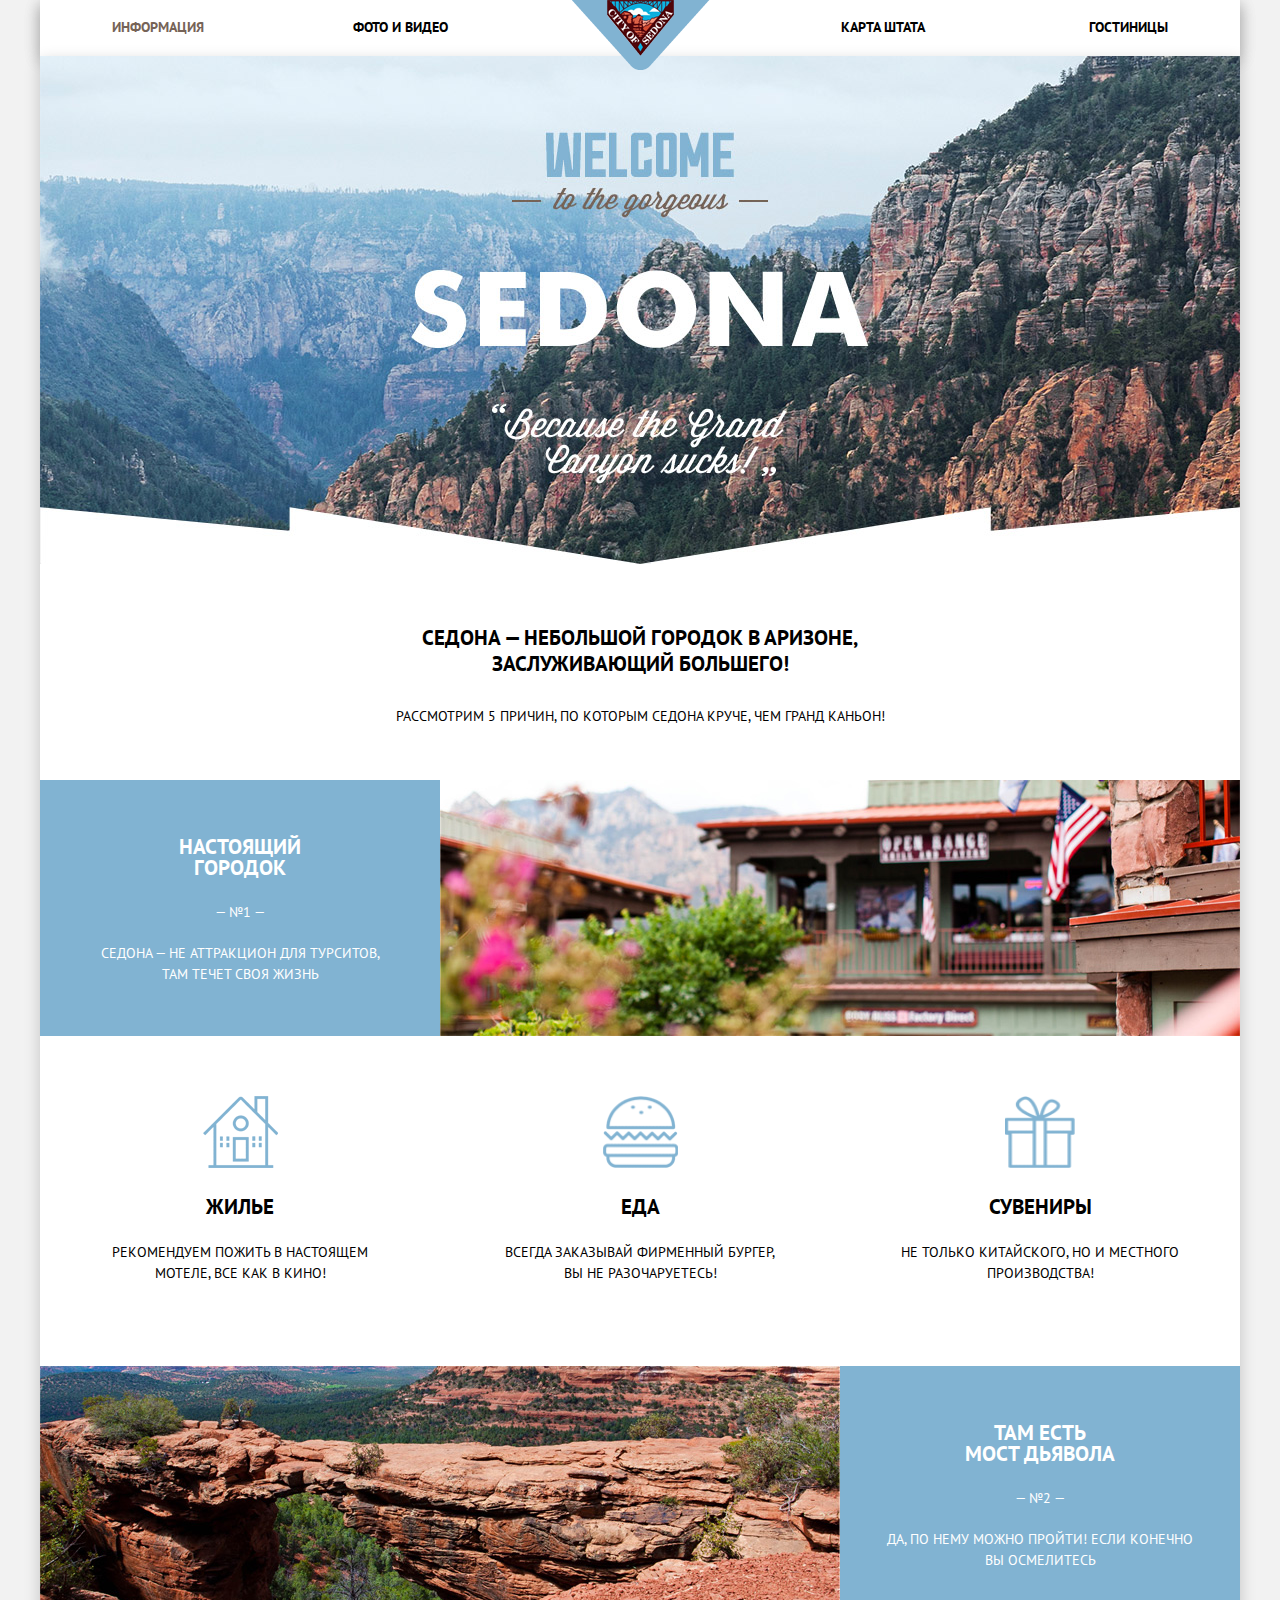
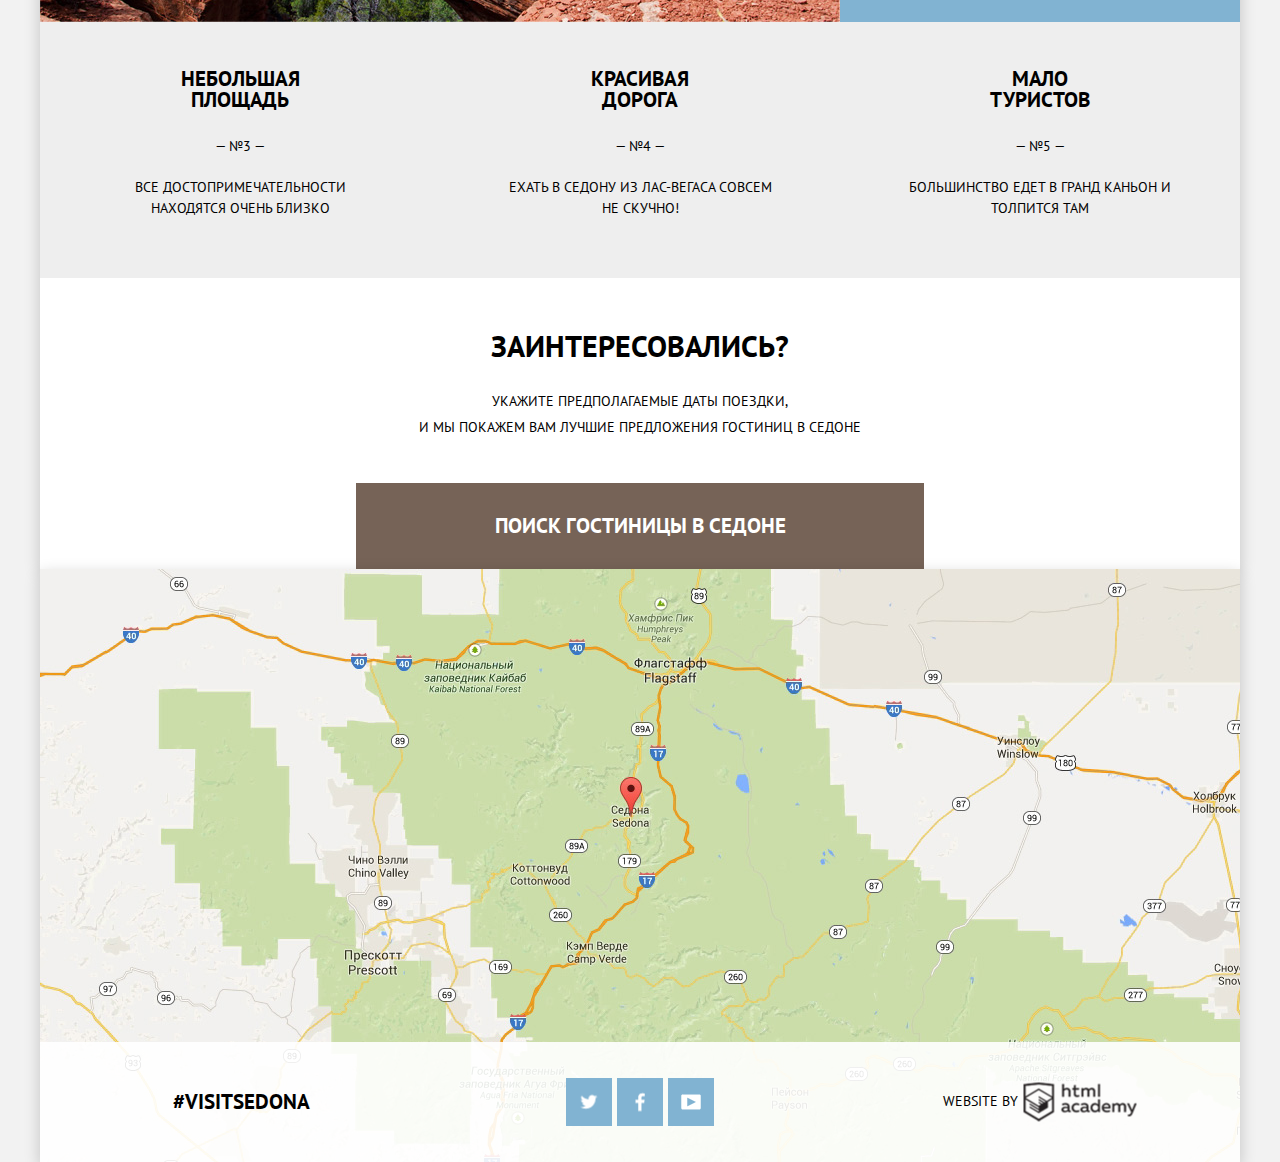
<file: index.html>
<!DOCTYPE html>
<html lang="ru">
    <head>
        <meta charset="utf-8">
        <title>HTML Academy: Седона</title>
        <link href="css/normalize.css" rel="stylesheet">
        <link href="css/style.css" rel="stylesheet">
        <link href="https://fonts.googleapis.com/css?family=PT+Sans:400,700&amp;subset=latin,cyrillic" rel="stylesheet" type="text/css">
    </head>
    <body>
        <div class="main-container">
        <header class="main-header">
            <nav class="main-menu">
                <ul>
                    <li>
                        <a class="active" href="index.html">Информация</a>
                    </li>
                    <li>
                        <a href="#media">Фото и видео</a>
                    </li>
                    <li class="logo">
                        <img src="img/logo-full.png" width="138" height="70" alt="CITY OF SEDONA">
                    </li>
                    <li>
                        <a href="#maps">Карта штата</a>
                    </li>
                    <li>
                        <a href="hotels.html">Гостиницы</a>
                    </li>
                </ul>
            </nav>
        </header>
        </div>
        <main class="main-container">
            <section class="features clearfix">
            <div class="promo-img">
                <img src="img/intro.jpg" width="1200" height="508" alt="СЕЕЕЕЕЕДОНА">
            </div>
                <section class="features-promo">
                    <b>Седона — небольшой городок в Аризоне,<br> заслуживающий большего!</b>
                    <p class="thin-text">Рассмотрим 5 причин, по которым Седона круче, чем Гранд Каньон!</p>
                </section>    
                <section class="features-view clearfix">
                    <div class="features-view-text white-text">
                        <b>Настоящий<br> городок</b>
                        <span class="thin-text">— №1 —</span>
                        <p class="thin-text">Седона — не аттракцион для турситов,<br> там течет своя жизнь</p>
                    </div>
                    <div class="features-view-image">
                        <img src="img/view-1.jpg" width="800" height="256" alt="Ууух, какая красота">
                    </div>
                </section>
                <section class="features-main-facts clearfix">
                    <div class="features-main-facts-icon">
                        <img src="img/house.png" width="75" height="72" alt="Красивый-домик">
                        <h2>Жилье</h2>
                        <p class="thin-text">Рекомендуем пожить в настоящем мотеле, все как в кино!</p>
                    </div>
                    
                    <div class="features-main-facts-icon">
                        <img src="img/burger.png" width="75" height="72" alt="Сочный бургер">
                        <h2>Еда</h2>
                        <p class="thin-text">Всегда заказывай фирменный бургер, вы не разочаруетесь!</p>
                    </div>
                    
                    <div class="features-main-facts-icon">
                        <img src="img/gift.png" width="70" height="72" alt="Не очень подарок">
                        <h2>Сувениры</h2>
                        <p class="thin-text">Не только китайского, но и местного производства!</p>
                    </div>
                </section>
                <section class="features-view clearfix">
                    <div class="features-view-image">
                        <img src="img/view-2.jpg" width="800" height="256" alt="Вот это настоящая Седона! А не какой-то там Каньон!">
                    </div>
                    <div class="features-view-text white-text">
                        <b>Там есть<br>мост дьявола</b>
                        <span class="thin-text">— №2 —</span>
                        <p class="thin-text">Да, по нему можно пройти! Если конечно<br> вы осмелитесь</p>
                    </div>
                </section>
                <section class="feature-facts clearfix">
                    <div class="feature-facts-text">
                        <b>Небольшая<br>площадь</b>
                        <span class="thin-text">— №3 —</span>
                        <p class="thin-text">Все достопримечательности находятся очень близко</p>
                    </div>
                    
                    <div class="feature-facts-text">
                        <b>Красивая<br>дорога</b>
                        <span class="thin-text">— №4 —</span>
                        <p class="thin-text">Ехать в Седону из Лас-Вегаса совсем не скучно!</p>
                    </div>
                    
                    <div class="feature-facts-text">
                        <b>Мало<br>туристов</b>
                        <span class="thin-text">— №5 —</span>
                        <p class="thin-text">Большинство едет в Гранд Каньон и толпится там</p>
                    </div>
                </section>
            </section>
            <section class="form-promo">
                <b>Заинтересовались?</b>
                <p class="thin-text">Укажите предполагаемые даты поездки,<br> и мы покажем вам лучшие предложения гостиниц в Седоне</p>
                <a href="form.html" class="activate-form-btn">Поиск гостиницы в седоне</a>
            </section>
            <div class="search-form">
                <form class="appointment-form" action="#" method="post">
                        <label for="arrival-date">Дата заезда : </label>
                        <input class="date-window" type="text" name="arrival-date" value="" id="arrival-date" placeholder="24 АПРЕЛЯ 2016">
                        <button class="calendar-btn-in"></button>
                        <label for="departure-date">Дата выезда:</label>
                        <input class="date-window" type="text" name="departure-date" value="" id="departure-date" placeholder="4 ИЮЛЯ 2016">
                        <button class="calendar-btn-out"></button>
                        <label for="adult">Взрослые:</label>
                        <div class="visitors-container">
                            <button class="btn-plus"></button>
                            <input class="visitors-number" type="text" name="adult" id="adult" placeholder="2">
                            <button class="btn-minus"></button>
                        </div>
                        <label class="baby" for="child">Дети:</label>
                        <div class="visitors-container">
                            <button class="btn-plus"></button>
                            <input class="visitors-number baby" type="text" name="child" id="child" placeholder="0">
                            <button class="btn-minus"></button>
                        </div>
                        <button class="btn" type="submit">НАЙТИ</button>
                </form>
            </div>
        </main>
        <footer class="main-footer">
            <iframe class="map" src="https://www.google.com/maps/embed?pb=!1m18!1m12!1m3!1d591209.4821036872!2d-112.16761462123989!3d35.056693414214585!2m3!1f0!2f0!3f0!3m2!1i1024!2i768!4f13.1!3m3!1m2!1s0x872da132f942b00d%3A0x5548c523fa6c8efd!2z0KHQtdC00L7QvdCwLCDQkNGA0LjQt9C-0L3QsCA4NjMzNg!5e0!3m2!1sru!2s!4v1462481427019" width="1200" height="593" style="border:0" allowfullscreen></iframe>
            <div class="footer-container">
                <strong>#VISITSEDONA</strong>
                <section class="footer-social">
                    <a class="social-btn social-btn-tw" href="#twitter"></a>
                    <a class="social-btn social-btn-fb" href="#facebook"></a>
                    <a class="social-btn social-btn-yt" href="#youtube"></a>
                </section>
                    <section class="footer-copyright">
                    <a class="copyright-text" href="https://htmlacademy.ru/">Website by</a>
                </section>
            </div>
        </footer>
        <script src="js/script.js"></script>
    </body>
</html>
</file>
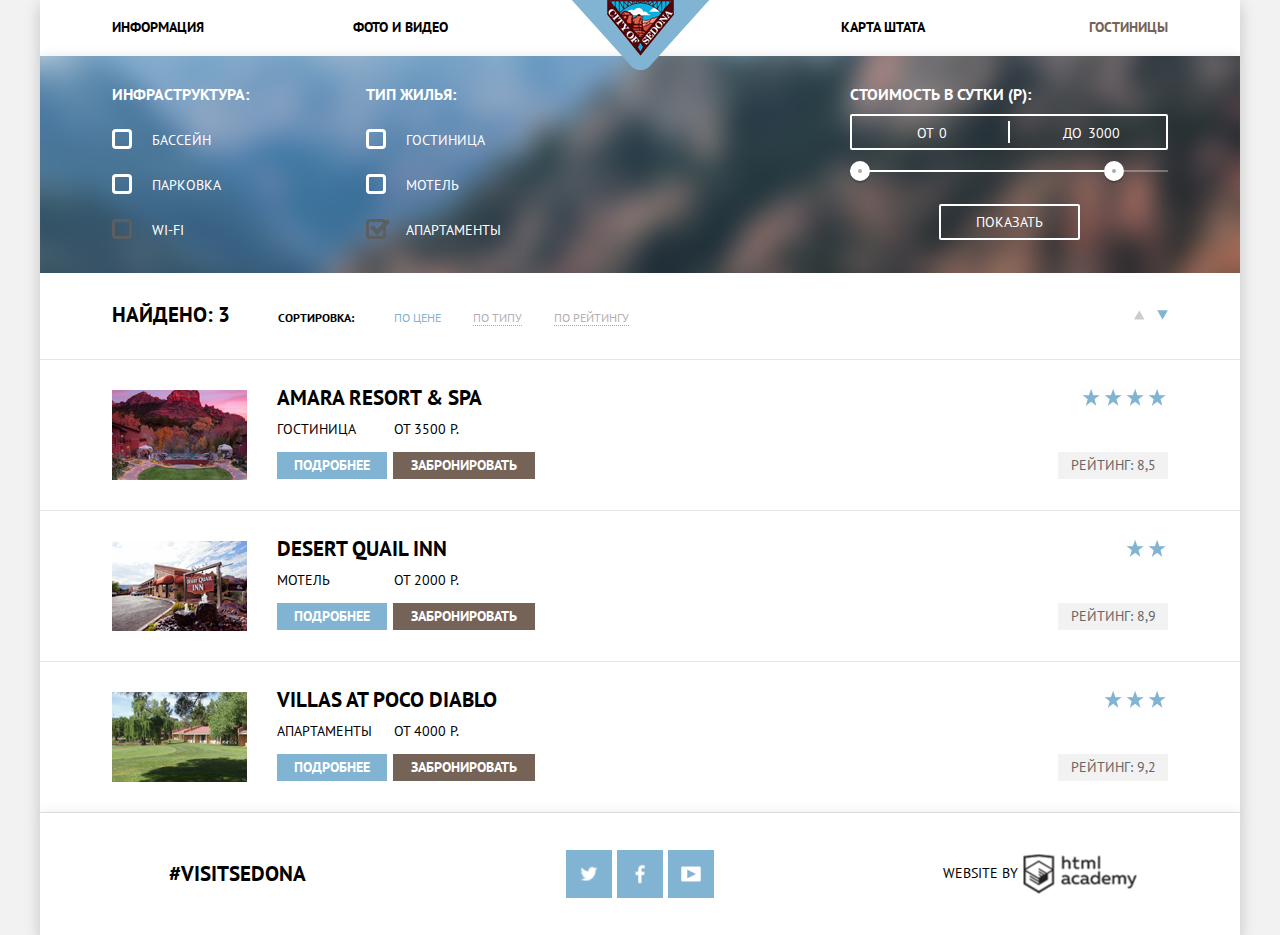
<file: hotels.html>
<!DOCTYPE html>
<html lang="ru">
    <head>
        <meta charset="UTF-8">
        <title>HTML Academy: Седона</title>
        <link href="css/normalize.css" rel="stylesheet">
        <link href="css/style.css" rel="stylesheet">
        <link href="https://fonts.googleapis.com/css?family=PT+Sans:400,700&amp;subset=latin,cyrillic" rel="stylesheet" type="text/css">
        <style type="text/css"></style>
    </head>
    <body>
        <header class="main-header">
            <nav class="main-menu">
                <ul>
                    <li>
                        <a href="index.html">Информация</a>
                    </li>
                    <li>
                        <a href="#media">Фото и видео</a>
                    </li>
                    <li class="logo">
                        <a class="logo-href" href="index.html">
                            <img src="img/logo-full.png" width="138" height="70" alt="SEDONA">
                        </a>
                    </li>
                    <li>
                        <a href="#maps">Карта штата</a>
                    </li>
                    <li>
                        <a class="active" href="hotels.html">Гостиницы</a>
                    </li>
                </ul>
            </nav>
        </header>
        <main class="main-container clearfix">
            <section class="filter">
                <form class="searchbox" action="#" method="post">
                    <fieldset>
                        <legend>Инфраструктура:</legend>
                        <input type="checkbox" name="pool" value="pool" id="pool">
                        <label for="pool">Бассейн</label>
                        <input type="checkbox" name="parking" value="parking" id="parking">
                        <label for="parking">Парковка</label>
                        <input type="checkbox" name="wifi" value="wifi" id="wifi" disabled>
                        <label for="wifi" class="unchecked">Wi-fi</label> 
                    </fieldset>
                    
                    <fieldset>
                        <legend>Тип жилья:</legend>
                        <input type="checkbox" name="hotel" value="hotel" id="hotel">
                        <label for="hotel">Гостиница</label>
                        <input type="checkbox" name="market" value="market" id="market">
                        <label for="market">Мотель</label>
                        <input type="checkbox" name="apartments" value="apartments" id="apartments" checked disabled>
                        <label for="apartments">Апартаменты</label> 
                    </fieldset>
                </form> 
                    <div class="filter-range">
                        <div class="filter-range-title">Стоимость в сутки (р):</div>
                        <div class="price-controls">
                            <label class="min-price">от <input type="text" name="min-price" value="0"></label>
                            <label class="max-price">до <input type="text" name="max-price" value="3000"></label>
                        </div>
                        <div class="range-controls">
                            <div class="scale">
                                <div class="bar"></div>
                            </div>
                            <div class="range-toggle range-toggle-min"></div>
                            <div class="range-toggle range-toggle-max"></div>
                        </div>
                        <button class="btn-transparent" type="submit">Показать</button>
                    </div>
            </section>
            <section class="sort clearfix">
                <div class="sort-finded">Найдено: 3</div>
                <div class="sort-title">Сортировка:</div>
                <ul class="sort-by">
                    <li><a class="active-sort" href="#">По цене</a></li>
                    <li><a href="#">По типу</a></li>
                    <li><a href="#">По рейтингу</a></li>
                </ul>
                <div class="sort-arrows">
                    <a class="sort-arrow-up" href="#"></a>
                    <a class="sort-arrow-down" href="#"></a>
                </div>
            </section>
            <section class="result clearfix">
                 <article class="result-item clearfix">
                    <div class="result-item-photo">
                        <img src="img/hotels-amara.jpg" width="135" height="90" alt="AMARA RESORT & SPA">
                    </div>
                    <div class="result-item-info">
                        <h2 class="hotel-name"><a href="#">AMARA RESORT & SPA</a></h2>
                        <div class="more-about">
                            <span>Гостиница</span>
                            <span>От 3500 Р.</span>
                        </div>
                        <div class="book-and-price">
                            <a class="result-btn-more" href="#">Подробнее</a>
                            <a class="result-btn-book" href="#">Забронировать</a>
                        </div>
                    </div>
                    <div class="result-item-mark">
                        <div class="result-item-stars">
                            <span class="star"></span>
                            <span class="star"></span>
                            <span class="star"></span>
                            <span class="star"></span>
                        </div>
                        <span class="result-item-rating">Рейтинг: 8,5</span>
                    </div>
                </article>
                <article class="result-item clearfix">
                    <div class="result-item-photo">
                        <img src="img/hotels-desert.jpg" width="135" height="90" alt="DESERT QUAIL INN">
                    </div>
                    <div class="result-item-info">
                        <h2 class="hotel-name"><a href="#">DESERT QUAIL INN</a></h2>
                        <div class="more-about">
                            <span>Мотель</span>
                            <span>От 2000 Р.</span>
                        </div>
                        <div class="book-and-price">
                            <a class="result-btn-more" href="#">Подробнее</a>
                            <a class="result-btn-book" href="#">Забронировать</a>
                        </div>
                    </div>
                    <div class="result-item-mark">
                        <div class="result-item-stars">
                            <span class="star"></span>
                            <span class="star"></span>
                        </div>
                        <span class="result-item-rating">Рейтинг: 8,9</span>
                    </div>
                </article> 
                <article class="result-item clearfix">
                    <div class="result-item-photo">
                        <img src="img/hotels-villa.jpg" width="135" height="90" alt="VILLAS AT POCO DIABLO">
                    </div>      
                    <div class="result-item-info">
                        <h2 class="hotel-name"><a href="#">VILLAS AT POCO DIABLO</a></h2>
                        <div class="more-about">
                            <span>Апартаменты</span>
                            <span>От 4000 Р.</span>
                        </div>
                        <div class="book-and-price">
                            <a class="result-btn-more" href="#">Подробнее</a>
                            <a class="result-btn-book" href="#">Забронировать</a>
                        </div>
                    </div>
                    <div class="result-item-mark">
                        <div class="result-item-stars">
                            <span class="star"></span>
                            <span class="star"></span>
                            <span class="star"></span>
                        </div>
                        <span class="result-item-rating">Рейтинг: 9,2</span>
                    </div>
                </article> 
            </section>
        </main>
        <footer class="inner-footer">
            <strong>#VISITSEDONA</strong>
            <section class="footer-social">
                <a class="social-btn social-btn-tw" href="#twitter">TWIT</a>
                <a class="social-btn social-btn-fb" href="#facebook">FACE</a>
                <a class="social-btn social-btn-yt" href="#youtube">YOUT</a>
            </section>
            <section class="footer-copyright">
                <a class="copyright-text" href="https://htmlacademy.ru/">Website by</a>
            </section>
        </footer>
        <script src="js/script.js"></script>
    </body>
</html>
</file>
<file: css/style.css>
@font-face {font-family: "PT Sans";src: url("../fonts/ptsans.woff");font-weight: 400;}@font-face {font-family: "PT Sans";src: url('../fonts/ptsansbold.woff');font-weight: 700;}body {font-size: 14px;font-weight: bold;text-transform: uppercase;line-height: 26px;color: #000000;font-family: "PT Sans", "Arial", sans-serif;background-color: #f2f2f2;}/*Вспомогательные теги*/* {list-style: none;text-decoration: none;}.clearfix::after {content: "";display: table;clear: both;}.white-text {color: white;}.thin-text {font-weight: normal;}/*Вспомогательные теги*/.main-container {width: 1200px;margin: 0 auto;background: #ffffff;box-shadow: 0 5px 15px rgba(0,1,1,0.2);}h1 {font-size: 30px;line-height: 42px;}h2 {font-size: 21px;line-height: 21px;}.main-menu ul {margin: 0;padding: 0;font-size: 0;}.main-header {width: 1056px;margin: 0 auto;background: #ffffff;box-shadow: 0 5px 15px rgba(0,1,1,0.2);}.main-menu li {display: inline-block;vertical-align: top;font-weight: bold;font-size: 14px;text-align: center;width: 20%;}.main-menu li:nth-child(2) {text-align: left;box-sizing: border-box;padding-left: 30px;}.main-menu li:nth-child(3) {box-sizing: border-box;padding-left: 2px;height: 56px;}.main-menu li:nth-child(4) {text-align: left;box-sizing: border-box;padding-left: 95px;}.main-menu li:first-child {text-align: left;}.main-menu li:nth-child(n+5) {text-align: right;}.main-menu a {text-decoration: none;font-size: 14px;color: #000000;padding-top: 14px;padding-bottom: 16px;display: block;}a.logo-href {padding-top: 0;}.main-menu a:hover {color: #81b3d2;}.main-menu a:active {color: #b2b2b2;}.main-menu .active {color: #766357;}.main-menu .active:hover {color: #604e43;}.main-menu .active:active {color: #d6d0cc;}.logo {position: relative;}.features {line-height: 21px;}.promo-img {background-color: #9e8173;font-size: 0;line-height: 0;margin-bottom: 6px;}.features-promo {width: 576px;margin: 0 auto;text-align: center;padding-top: 55px;padding-bottom: 15px;}.features-promo p {line-height: 26px;padding-top: 12px;padding-bottom: 22px;}.features-view {background-color: #81b3d2;}.features-view-text {float: left;width: 400px;text-align: center;padding-top: 56px;}.features-view-text b {display: block;margin-bottom: 24px;font-size: 21px;line-height: 21px;}.features-view-text span {display: block;margin-bottom: 20px;font-size: 14px;line-height: 21px;}.features-view-image {float: left;height: 256px;}.features-main-facts {padding-top: 60px;padding-bottom: 68px;}.features-main-facts-icon {float: left;width: 290px;text-align: center;padding-left: 55px;padding-right: 55px;}.features-main-facts-icon h2 {margin-top: 22px;margin-bottom: 25px;line-height: 21px;}.feature-facts {padding-top: 46px;padding-bottom: 45px;background-color: #eeeeee;}.feature-facts-text {float: left;width: 280px;text-align: center;padding-left: 60px;padding-right: 60px;}.feature-facts-text b {display: block;margin-bottom: 26px;font-size: 21px;line-height: 21px;}.feature-facts-text span {display: block;margin-bottom: 20px;font-size: 14px;line-height: 21px;}.form-promo {width: 568px;margin: 0 auto;padding-top: 56px;text-align: center;}.form-promo b {display: block;margin-bottom: 30px;font-size: 30px;line-height: 24px;}.form-promo p {margin-bottom: 43px;}.activate-form-btn {display: block;width: 568px;height: 86px;margin: 0 auto;font-size: 21px;line-height: 86px;text-align: center;color: #ffffff;background-color: #766357;}.search-form {position: absolute;z-index: 2;display: none;width: 458px;height: 285px;margin-left: 316px;padding: 55px 55px;font-weight: bold;background: #ffffff;font-family: "PT Sans", "Arial", sans-serif;font-size: 14px;line-height: 26px;text-transform: uppercase;box-shadow: 0 7px 15px rgba(0, 1, 1, 0.15);}@keyframes form-appear {from {transform: translate(-1000px, 0px);}80% {transform: translate(30px, 0px);}to {transform: translate(0, 0px);}}.search-form-none {display: block;animation: form-appear 0.4s;}.search-form label {margin-right: 18px;font-size: 14px;line-height: 26px;}::-webkit-input-placeholder {opacity: 1;}::-moz-placeholder {opacity: 1;}:-moz-placeholder {opacity: 1;}:-ms-input-placeholder {opacity: 1;}.date-window {position: relative;width: 301px;height: 36px;padding-left: 13px;padding-right: 28px;margin-bottom: 29px;line-height: 26px;background-color: #f2f2f2;border: none;outline: none;}.calendar-btn-in {position: absolute;top: 63px;right: 66px;width: 21px;height: 22px;background: none;background-image: url("../img/sprite.png");background-repeat: no-repeat;background-position: -20px -320px;cursor: pointer;border: none;outline: none}.calendar-btn-in:hover {background-position: -20px -444px;}.calendar-btn-in:active {background-position: -20px -382px;}.calendar-btn-out {position: absolute;top: 130px;right: 66px;width: 21px;height: 22px;background: none;background-image: url("../img/sprite.png");background-repeat: no-repeat;background-position: -20px -320px;cursor: pointer;border: none;outline: none}.calendar-btn-out:hover {background-position: -20px -444px;}.calendar-btn-out:active {background-position: -20px -382px;}.visitors-number {width: 35px;height: 36px;margin-left: 18px;padding-right: 25px;padding-left: 55px;line-height: 38px;font-weight: bold;border: none;outline: none;background-color: #f2f2f2;}label.baby {margin-right: 0;margin-left: 52px;}.date-window:hover,.visitors-number:hover {background-color: #ebebeb;}.date-window:active,.visitors-number:active {background-color: #ffffff;outline: #e5e5e5 solid 2px;}.visitors-container {position: relative;display: inline-block;vertical-align: middle;}.btn-plus {position: absolute;top: 14px;right: 12px;background: none;background-image: url("../img/sprite.png");background-repeat: no-repeat;width: 11px;height: 11px;background-position: -20px -1238px;cursor: pointer;border: none;outline: none}.btn-plus:hover {background-position: -20px -1339px;}.btn-plus:active {background-position: -20px -1289px;}.btn-minus {position: absolute;top: 18px;right: 90px;width: 21px;height: 22px;background: none;background-image: url("../img/sprite.png");background-repeat: no-repeat;width: 12px;height: 3px;background-position: -20px -1109px;cursor: pointer;border: none;outline: none}.btn-minus:hover {background-position: -20px -1195px;}.btn-minus:active {background-position: -20px -1152px;}.btn {width: 100%;height: 58px;margin-top: 55px;font-size: 21px;line-height: 58px;font-weight: bold;text-align: center;text-transform: uppercase;color: #ffffff;background: #81b3d2;border: none;}.btn:hover {background-color: #669ec0;}.btn:active {background-color: #5496bd;color: #88b6d1;}.features-promo b {font-size: 21px;line-height: 26px;}.filter,.result-item,.main-header {padding: 0 72px;}.filter {padding-top: 28px;padding-bottom: 28px;height: 161px;background: #6081a0 url("../img/filter-background.png") no-repeat 0 -57px;}.searchbox {width: 720px;float: left;}.searchbox input[type="checkbox"] {display: none;}.searchbox legend {font-size: 16px;line-height: 21px;color: white;font-weight: bold;margin-bottom: 22px;}.searchbox label {position: relative;display: block;padding-left: 40px;color: white;margin-bottom: 19px;width: 90px;}.searchbox fieldset {margin: 0;padding: 0;width: 254px;float: left;border: none;font-weight: normal;}.searchbox label::before {position: absolute;top: 2px;left: 0;z-index: 1;width: 14px;height: 14px;content: '';border: 3px solid #ffffff;border-radius: 4px;}input[type="checkbox"]:disabled + label::before {border-color: #5c5e5f;}.searchbox input[type="checkbox"]:checked + label::after {position: absolute;top: 3px;left: 5px;z-index: 1;content: '';border: 4px solid #ffffff;width: 14px;height: 6px;border-top-style: none;border-right-style: none;transform: rotate(-45deg)}input[type="checkbox"]:disabled:checked + label::after {border-color: #5c5e5f;}/*range*/.filter-range {width: 318px;color: #ffffff;text-transform: uppercase;float: right;}.filter-range-title {margin-bottom: 9px;font-weight: 600;font-size: 16px;line-height: 21px;}.price-controls {position: relative;height: 32px;margin-bottom: 20px;font-size: 0;border: 2px solid #ffffff;border-radius: 2px;}.price-controls::after {content: "";position: absolute;top: 50%;left: 50%;width: 2px;height: 22px;background: #ffffff;transform: translate(-50%, -50%);}.price-controls label {display: inline-block;font-size: 14px;line-height: 32px;vertical-align: top;cursor: pointer;}.price-controls .min-price,.price-controls .max-price {width: 90px;padding-left: 65px;font-weight: normal;}.price-controls .max-price {padding-left: 56px;}.price-controls input {width: 50px;margin: 0;color: inherit;font: inherit;background: none;border: none;outline: none;}.range-controls {position: relative;margin-bottom: 32px;}.range-controls .scale {height: 2px;background: rgba(255, 255, 255, 0.3);}.range-controls .bar {width: 80%;height: 2px;background: #ffffff;}.range-toggle {position: absolute;top: -9px;width: 4px;height: 4px;background: #ababab;border: 8px solid #ffffff;border-radius: 50%;box-shadow: 0 2px 1px 0 rgba(0, 1, 1, 0.2);cursor: pointer;}.range-toggle:hover {background: #1c4f80;}.range-toggle-min {left: 0;}.range-toggle-max {left: 80%;}.btn-transparent {display: block;margin: 0 auto;padding: 6px 35px;font-size: 14px;line-height: 20px;color: #ffffff;text-transform: uppercase;font-weight: normal;background: transparent;border: 2px solid #ffffff;border-radius: 2px;outline: none;cursor: pointer;}.btn-transparent:hover {color: #000000;background: #ffffff;}/*range*/.sort {padding: 24px 72px;padding-top: 29px;border-bottom: solid 1px #e5e5e5;font-size: 0;}.sort-finded,.sort-title,.sort-by,.sort-by li {display: inline-block;padding: 0;margin: 0;vertical-align: baseline;}.sort-finded {font-size: 21px;margin-right: 48px;}.sort-title {margin-right: 40px;font-size: 12px;}.sort-by li {margin-right: 32px;font-size: 12px;font-weight: normal;}.sort-by a {color: #b1b1b1;border-bottom: dotted 1px #81b3d2;}.sort-by a:hover {color: #81b3d2;}.sort-by a:active {color: #000000;border: none;}.sort-by .active-sort {color: #81b3d2;border: none;}.sort-by .active-sort:hover {color: #81b3d2;}.sort-by .active-sort:active {color: #81b3d2;}.sort-arrows {float: right;}.sort-arrow-up{display: inline-block;vertical-align: middle;width: 11px;height: 10px;font-size: 0;position: relative;margin-right: 12px;}.sort-arrow-up::before {content: "";position: absolute;left: 0%;background-image: url("../img/sprite.png");background-repeat: no-repeat;width: 11px;height: 10px;background-position: -20px -270px;}.sort-arrow-down{display: inline-block;vertical-align: middle;width: 11px;height: 10px;font-size: 0;position: relative;}.sort-arrow-down::before {content: "";position: absolute;left: 0%;background-image: url("../img/sprite.png");background-repeat: no-repeat;width: 11px;height: 10px;background-position: -20px -70px;}.sort-arrow-up:hover::before {background-position: -20px -170px;}.sort-arrow-up:active::before {background-position: -20px -220px;}.result-item {padding: 30px 72px;border-bottom: solid 1px #e5e5e5;}.hotel-name {margin-top: -5px;margin-bottom: 5px;font-size: 21px;line-height: 26px;}.hotel-name a {color: black;}.hotel-name a:hover {color: #81b3d2;}.hotel-name a:active {color: #b2b2b2;}.result-item-photo {float: left;margin-right: 30px;font-size: 0px;line-height: 0px;}.result-item-info {float: left;width: 320px;}.more-about span {display: inline-block;width: 110px;margin-right: 3px;vertical-align: top;font-weight: normal;}.book-and-price a {display: inline-block;vertical-align: top;}.book-and-price a:first-child:hover {background-color: #669ec0;}.book-and-price a:first-child:active {background-color: #5496bd;color: #88b6d1;}.book-and-price a:hover {background-color: #604e43;}.book-and-price a:active {background-color: #503e33;color: #857871;}.result-item-mark {float: right;text-align: right;}.result-item-stars {margin-top: -3px;font-size: 0;line-height: 23px;}.star {display: inline-block;width: 22px;height: 21px;font-size: 0;position: relative;}.star::before {content: "";position: absolute;left: 0%;transform: translate(-50% -50%);background-image: url("../img/sprite.png");background-repeat: no-repeat;width: 22px;height: 21px;background-position: -20px -1391px;}.result-item-rating {display: block;width: 110px;height: 24px;padding-top: 3px;margin-top: 32px;font-size: 14px;line-height: 21px;font-weight: normal;text-align: center;text-transform: uppercase;color: #666666;background: #f2f2f2;}.result-btn-more {display: block;width: 110px;height: 24px;padding-top: 3px;text-align: center;margin-top: 10px;margin-right: 2px;line-height: 21px;color: #ffffff;background-color: #81b3d2;}.result-btn-book {display: block;width: 142px;height: 24px;text-align: center;padding-top: 3px;margin-top: 10px;margin-right: 6px;line-height: 21px;color: #ffffff;background-color: #766357;}.map {position: absolute;top: 0;}.main-footer {position: relative;z-index: 1;width: 1200px;height: 120px;padding-top: 473px;margin: 0 auto;font-size: 0;box-shadow: 0 5px 15px rgba(0,1,1,0.2);background-image: url("../img/map.jpg")}.inner-footer {width: 1056px;padding: 37px 72px;margin: 0 auto;font-size: 0;background-color: #ffffff;box-shadow: 0 5px 15px rgba(0,1,1,0.2);}.inner-footer strong {display: inline-block;width: 230px;text-align: center;line-height: 48px;vertical-align: middle;font-size: 21px;margin-right: 88px;padding-left: 10px;}.footer-container {bottom: 0px;position: absolute;padding: 36px 72px;background-color: rgba(255, 255, 255, 0.9);}.main-footer strong {display: inline-block;width: 222px;text-align: center;line-height: 48px;vertical-align: middle;font-size: 21px;margin-right: 88px;padding-left: 18px;}.footer-social {display: inline-block;width: 400px;text-align: center;line-height: 48px;vertical-align: middle;font-size: 21px;margin-right: 88px;}.social-btn {display: inline-block;vertical-align: top;width: 46px;height: 48px;font-size: 0;background-color: #81b3d2;position: relative;}.social-btn:hover {background-color: #669ec0;}.social-btn:active {background-color: #5496bd;}.social-btn::before {content: "";position: absolute;top: 50%;left: 50%;transform: translate(-50%, -50%);background-image: url("../img/sprite.png");background-repeat: no-repeat;}.social-btn-tw::before {width: 17px;height: 15px;background-position: -20px -1452px;}.social-btn-tw:active::before {background-position: -20px -1507px;}.social-btn-fb::before {width: 10px;height: 19px;background-position: -20px -754px;}.social-btn-fb:active::before {background-position: -20px -813px;}.social-btn-yt::before {width: 20px;height: 16px;background-position: -20px -1562px;}.social-btn-yt:active::before {background-position: -20px -1618px;}.footer-copyright {display: inline-block;width: 225px;text-align: center;vertical-align: middle;height: 35px;padding-top: 13px;padding-left: 15px;}.copyright-text {display: block;font-size: 14px;line-height: 21px;font-weight: normal;text-align: left;position: relative;color: black;}.copyright-text:active {color: black;}.copyright-text::after {content: "";position: absolute;top: 50%;left: 61%;display: inline-block;transform: translate(-50%, -50%);background-image: url("../img/sprite.png");background-repeat: no-repeat;width: 113px;height: 39px;background-position: -20px -872px;}.copyright-text:hover::after {background-position: -20px -1030px;}.copyright-text:active::after {background-position: -20px -951px;}.sprite {background-image: url(spritesheet.png);background-repeat: no-repeat;display: block;}.sprite-arrow-down-black {width: 11px;height: 10px;background-position: -20px -20px;}.sprite-arrow-down-blue {width: 11px;height: 10px;background-position: -20px -70px;}.sprite-arrow-down-grey {width: 11px;height: 10px;background-position: -20px -120px;}.sprite-arrow-up-black {width: 11px;height: 10px;background-position: -20px -170px;}.sprite-arrow-up-blue {width: 11px;height: 10px;background-position: -20px -220px;}.sprite-arrow-up-grey {width: 11px;height: 10px;background-position: -20px -270px;}.sprite-calendar {width: 21px;height: 22px;background-position: -20px -320px;}.sprite-calendar-down {width: 21px;height: 22px;background-position: -20px -382px;}.sprite-calendar-hvr {width: 21px;height: 22px;background-position: -20px -444px;}.sprite-checkboc-checked {width: 26px;height: 22px;background-position: -20px -506px;}.sprite-checkboc-checked-disabled {width: 26px;height: 22px;background-position: -20px -568px;}.sprite-checkbox {width: 22px;height: 22px;background-position: -20px -630px;}.sprite-checkbox-disabled {width: 22px;height: 22px;background-position: -20px -692px;}.sprite-facebook {width: 10px;height: 19px;background-position: -20px -754px;}.sprite-facebook-down {width: 10px;height: 19px;background-position: -20px -813px;}.sprite-logo {width: 113px;height: 39px;background-position: -20px -872px;}.sprite-logo-down {width: 113px;height: 39px;background-position: -20px -951px;}.sprite-logo-hover {width: 113px;height: 39px;background-position: -20px -1030px;}.sprite-minus {width: 12px;height: 3px;background-position: -20px -1109px;}.sprite-minus-down {width: 12px;height: 3px;background-position: -20px -1152px;}.sprite-minus-hvr {width: 12px;height: 3px;background-position: -20px -1195px;}.sprite-plus {width: 11px;height: 11px;background-position: -20px -1238px;}.sprite-plus-down {width: 11px;height: 11px;background-position: -20px -1289px;}.sprite-plus-hvr {width: 11px;height: 11px;background-position: -20px -1340px;}.sprite-stars {width: 22px;height: 21px;background-position: -20px -1391px;}.sprite-twitter {width: 17px;height: 15px;background-position: -20px -1452px;}.sprite-twitter-down {width: 17px;height: 15px;background-position: -20px -1507px;}.sprite-youtube {width: 20px;height: 16px;background-position: -20px -1562px;}.sprite-youtube-down {width: 20px;height: 16px;background-position: -20px -1618px;}
</file>
